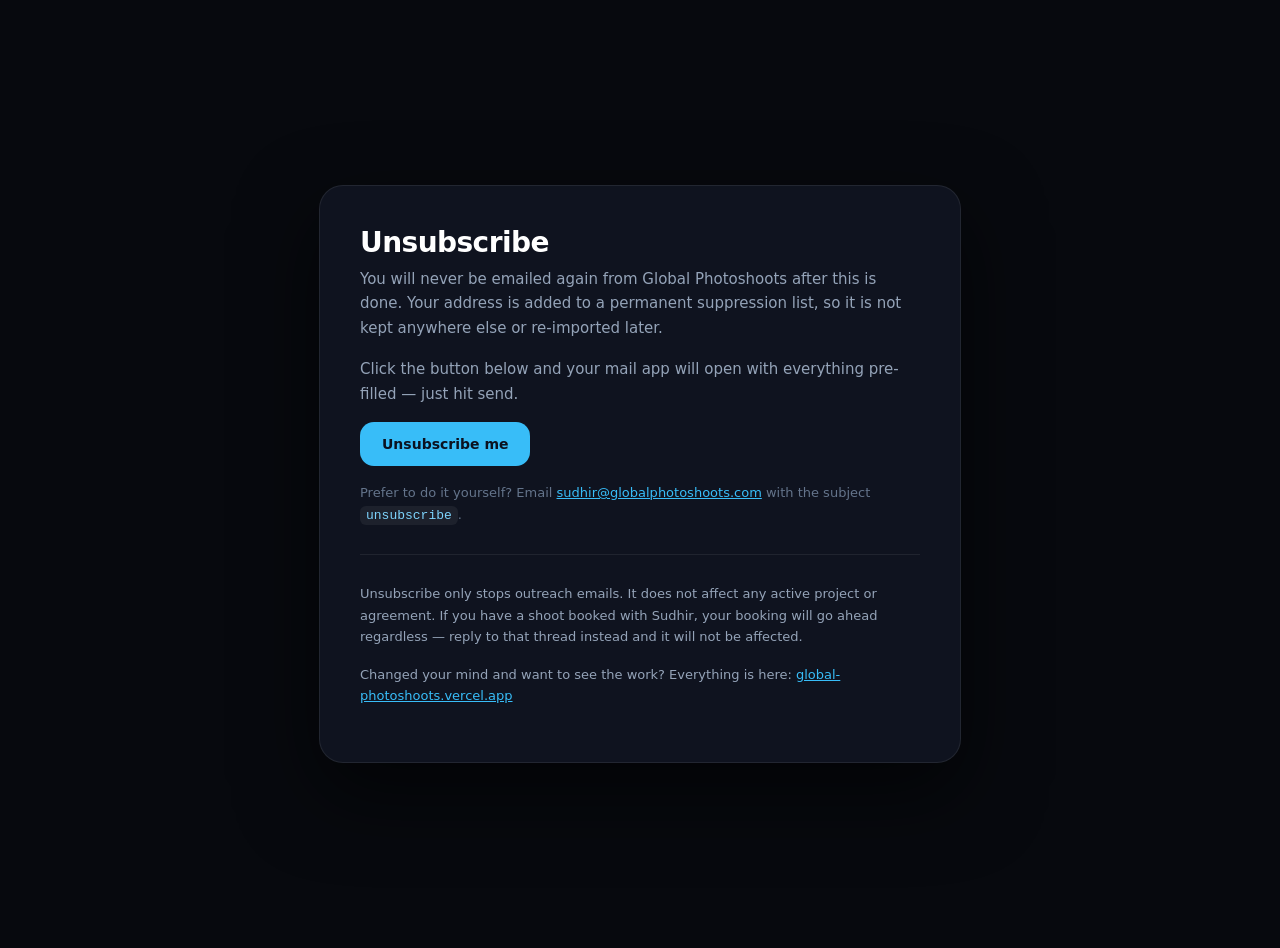
<file: unsubscribe.html>
<!DOCTYPE html>
<html lang="en">
<head>
  <meta charset="UTF-8" />
  <meta name="viewport" content="width=device-width, initial-scale=1.0" />
  <title>Unsubscribe · Global Photoshoots</title>
  <meta name="description" content="Unsubscribe from Global Photoshoots outreach emails." />
  <meta name="robots" content="noindex, follow" />
  <link rel="icon" href="/assets/favicon.svg" type="image/svg+xml" />
  <link rel="stylesheet" href="styles.css" />
  <style>
    body {
      margin: 0;
      min-height: 100vh;
      display: flex;
      align-items: center;
      justify-content: center;
      background: #07090e;
      color: #e2e8f0;
      font-family: 'Outfit', ui-sans-serif, system-ui, -apple-system, 'Segoe UI', sans-serif;
      padding: 24px;
    }
    .card {
      max-width: 560px;
      width: 100%;
      background: #0f131f;
      border: 1px solid rgba(255, 255, 255, 0.08);
      border-radius: 24px;
      padding: 40px;
      box-shadow: 0 30px 80px rgba(0, 0, 0, 0.6);
    }
    h1 {
      font-size: 28px;
      margin: 0 0 8px;
      color: #fff;
      letter-spacing: -0.02em;
    }
    p { line-height: 1.65; font-size: 15px; color: #94a3b8; margin: 0 0 16px; }
    .btn {
      display: inline-flex;
      align-items: center;
      gap: 10px;
      background: #38bdf8;
      color: #0b1220;
      font-weight: 700;
      font-size: 14px;
      padding: 14px 22px;
      border-radius: 14px;
      text-decoration: none;
      border: 0;
      cursor: pointer;
      font-family: inherit;
    }
    .btn:hover { background: #7dd3fc; }
    .alt {
      display: block;
      margin-top: 16px;
      font-size: 13px;
      color: #64748b;
    }
    .alt a { color: #38bdf8; }
    .hr { height: 1px; background: rgba(255,255,255,0.07); margin: 28px 0; }
    code {
      background: rgba(255,255,255,0.06);
      padding: 2px 6px;
      border-radius: 6px;
      font-size: 13px;
      color: #7dd3fc;
    }
    .done {
      display: none;
      padding: 16px;
      border-radius: 14px;
      background: rgba(6, 78, 59, 0.35);
      border: 1px solid rgba(16, 185, 129, 0.4);
      color: #6ee7b7;
      font-size: 14px;
      line-height: 1.6;
    }
  </style>
</head>
<body>
  <main class="card">
    <h1>Unsubscribe</h1>
    <p>
      You will never be emailed again from Global Photoshoots after this is done.
      Your address is added to a permanent suppression list, so it is not kept anywhere
      else or re-imported later.
    </p>

    <p>
      Click the button below and your mail app will open with everything pre-filled —
      just hit send.
    </p>

    <a class="btn" id="unsubBtn" href="#">
      Unsubscribe me
    </a>

    <p class="alt">
      Prefer to do it yourself? Email
      <a href="mailto:sudhir@globalphotoshoots.com?subject=unsubscribe">sudhir@globalphotoshoots.com</a>
      with the subject <code>unsubscribe</code>.
    </p>

    <div class="hr"></div>

    <p style="font-size: 13px;">
      Unsubscribe only stops outreach emails. It does not affect any active project or
      agreement. If you have a shoot booked with Sudhir, your booking will go ahead
      regardless — reply to that thread instead and it will not be affected.
    </p>

    <p style="font-size: 13px;">
      Changed your mind and want to see the work? Everything is here:
      <a href="/" style="color:#38bdf8">global-photoshoots.vercel.app</a>
    </p>

    <div class="done" id="doneMsg">
      Your email app should now be open with the unsubscribe request ready to send.
      Once you send it, you are removed permanently and will not hear from us again.
    </div>
  </main>

  <script>
    // No backend is wired up here yet, so the button hands the request off to the mail
    // client. When leadWebhook is configured in config.js, swap this for a direct POST.
    var btn = document.getElementById('unsubBtn');
    var msg = document.getElementById('doneMsg');
    btn.addEventListener('click', function () {
      var body = 'Please remove this address from the Global Photoshoots outreach list.';
      btn.href = 'mailto:sudhir@globalphotoshoots.com' +
        '?subject=' + encodeURIComponent('unsubscribe') +
        '&body=' + encodeURIComponent(body);
      msg.style.display = 'block';
    });
  </script>
</body>
</html>
</file>
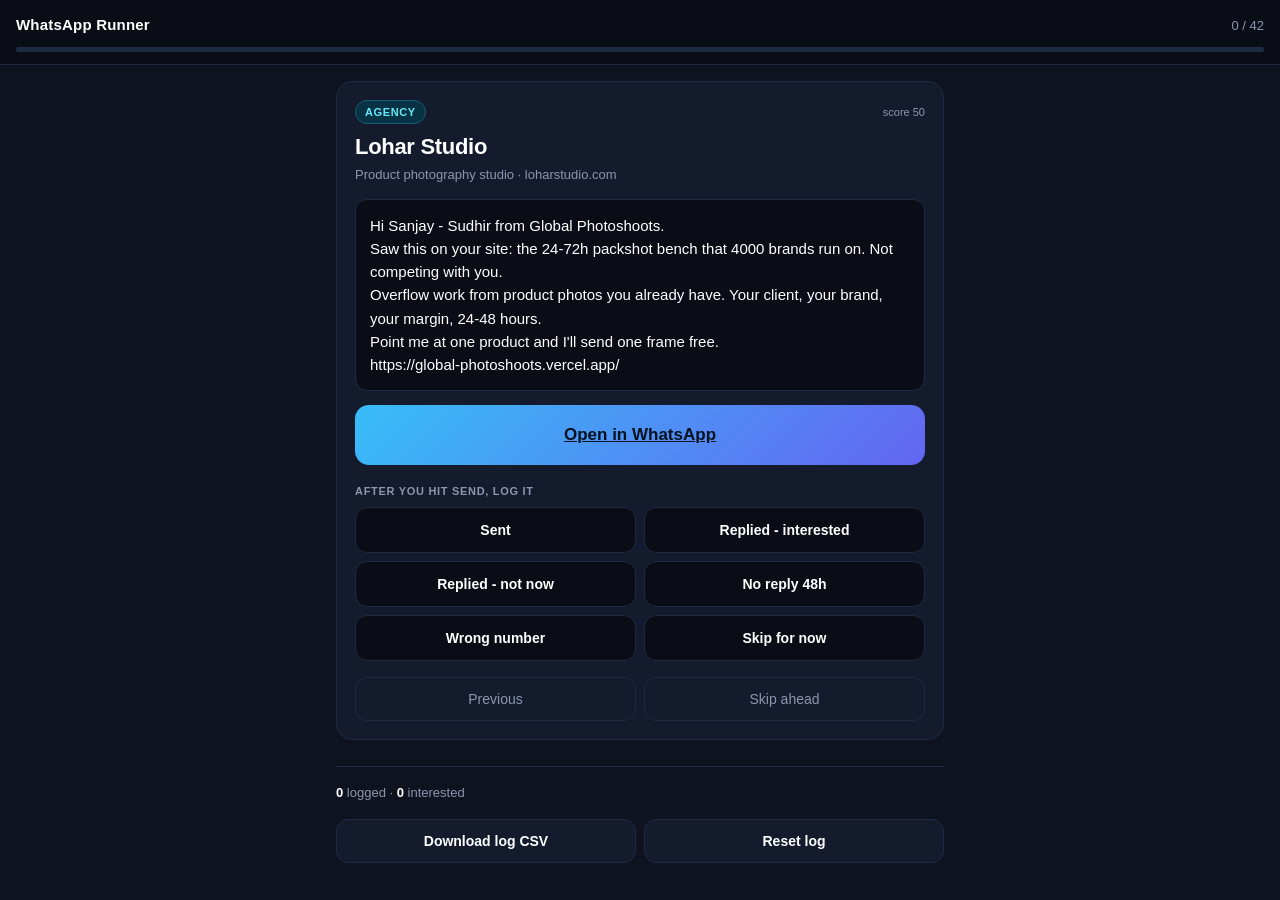
<file: outreach/whatsapp_runner.html>
<!DOCTYPE html>
<html lang="en">
<head>
<meta charset="utf-8">
<meta name="viewport" content="width=device-width,initial-scale=1,viewport-fit=cover">
<title>WhatsApp Runner - Global Photoshoots</title>
<style>
  :root{
    --bg:#0f131f; --bg2:#0a0d16; --card:#141b2d; --line:#1f2a44;
    --ink:#fff; --dim:#8b97b0; --accent:#38bdf8; --accent2:#6366f1;
    --ok:#22c55e; --warn:#f59e0b; --bad:#ef4444;
  }
  *{box-sizing:border-box;-webkit-tap-highlight-color:transparent}
  html,body{margin:0;padding:0}
  body{
    background:var(--bg);color:var(--ink);
    font:16px/1.5 -apple-system,BlinkMacSystemFont,"Segoe UI",Roboto,sans-serif;
    padding:0 0 env(safe-area-inset-bottom);
  }
  header{
    position:sticky;top:0;z-index:10;background:var(--bg2);
    border-bottom:1px solid var(--line);padding:14px 16px 12px;
  }
  .row{display:flex;align-items:center;gap:10px}
  h1{font-size:15px;margin:0;font-weight:700;letter-spacing:.2px;flex:1}
  .count{font-size:13px;color:var(--dim);font-variant-numeric:tabular-nums}
  .bar{height:5px;background:var(--line);border-radius:99px;margin-top:10px;overflow:hidden}
  .bar>i{display:block;height:100%;background:linear-gradient(90deg,var(--accent),var(--accent2));
    border-radius:99px;transition:width .25s}
  main{padding:16px;max-width:640px;margin:0 auto}
  .card{background:var(--card);border:1px solid var(--line);border-radius:16px;padding:18px}
  .meta{display:flex;align-items:center;gap:8px;flex-wrap:wrap;margin-bottom:4px}
  .badge{font-size:11px;font-weight:700;text-transform:uppercase;letter-spacing:.6px;
    padding:3px 9px;border-radius:99px;border:1px solid}
  .b-brand{color:#c4b5fd;border-color:#4c1d95;background:#2e1065}
  .b-agency{color:#67e8f9;border-color:#155e75;background:#083344}
  .b-marketplace{color:#fcd34d;border-color:#78350f;background:#451a03}
  .prio{margin-left:auto;font-size:11px;color:var(--dim);font-variant-numeric:tabular-nums}
  h2{font-size:22px;margin:6px 0 2px;letter-spacing:-.3px}
  .sub{font-size:13px;color:var(--dim);margin-bottom:14px}
  .msg{background:var(--bg2);border:1px solid var(--line);border-radius:12px;
    padding:14px;font-size:15px;white-space:pre-wrap;line-height:1.55}
  .go{display:block;width:100%;margin-top:14px;padding:17px;border:0;border-radius:14px;
    background:linear-gradient(135deg,var(--accent),var(--accent2));color:#04121f;
    font-size:17px;font-weight:800;cursor:pointer;text-align:center}
  .go:active{transform:scale(.985)}
  .lbl{font-size:11px;font-weight:700;color:var(--dim);text-transform:uppercase;
    letter-spacing:.7px;margin:18px 0 8px}
  .outs{display:grid;grid-template-columns:1fr 1fr;gap:8px}
  .outs button{padding:14px 8px;border-radius:12px;border:1px solid var(--line);
    background:var(--bg2);color:var(--ink);font-size:14px;font-weight:600;cursor:pointer}
  .outs button:active{border-color:var(--accent)}
  .o-sent{color:var(--ok)} .o-interested{color:var(--accent)} .o-not_now{color:var(--warn)}
  .o-no_reply,.o-wrong{color:var(--bad)} .o-skip{color:var(--dim)}
  .nav{display:flex;gap:8px;margin-top:16px}
  .nav button{flex:1;padding:13px;border-radius:12px;border:1px solid var(--line);
    background:transparent;color:var(--dim);font-size:14px;cursor:pointer}
  .totals{margin-top:26px;padding-top:16px;border-top:1px solid var(--line);
    font-size:13px;color:var(--dim)}
  .totals b{color:var(--ink)}
  .foot{display:flex;gap:8px;margin-top:16px}
  .foot button{flex:1;padding:13px;border-radius:12px;border:1px solid var(--line);
    background:var(--card);color:var(--ink);font-size:14px;font-weight:600;cursor:pointer}
  .empty{text-align:center;padding:60px 20px}
  .empty h2{font-size:20px;margin-bottom:8px}
  .empty p{color:var(--dim);font-size:14px}
  a{color:var(--accent)}
</style>
</head>
<body>
<header>
  <div class="row">
    <h1>WhatsApp Runner</h1>
    <span class="count" id="cnt"></span>
  </div>
  <div class="bar"><i id="fill" style="width:0%"></i></div>
</header>
<main id="app"></main>

<script>
const ITEMS = [{"n": "919312070458", "company": "Lohar Studio", "segment": "agency", "category": "Product photography studio", "prio": 50, "site": "loharstudio.com", "email": "contact@loharstudio.com", "msg": "Hi Sanjay - Sudhir from Global Photoshoots.\nSaw this on your site: the 24-72h packshot bench that 4000 brands run on. Not competing with you.\nOverflow work from product photos you already have. Your client, your brand, your margin, 24-48 hours.\nPoint me at one product and I'll send one frame free.\nhttps://global-photoshoots.vercel.app/", "wa": "https://wa.me/919312070458?text=Hi%20Sanjay%20-%20Sudhir%20from%20Global%20Photoshoots.%0ASaw%20this%20on%20your%20site%3A%20the%2024-72h%20packshot%20bench%20that%204000%20brands%20run%20on.%20Not%20competing%20with%20you.%0AOverflow%20work%20from%20product%20photos%20you%20already%20have.%20Your%20client%2C%20your%20brand%2C%20your%20margin%2C%2024-48%20hours.%0APoint%20me%20at%20one%20product%20and%20I%27ll%20send%20one%20frame%20free.%0Ahttps%3A//global-photoshoots.vercel.app/"}, {"n": "917208896541", "company": "TeamTSB", "segment": "agency", "category": "Ecommerce and Amazon", "prio": 46, "site": "teamtsb.com", "email": "siddhant@teamtsb.com", "msg": "Hi TeamTSB team - Sudhir from Global Photoshoots.\nSaw this on your site: Product Photography that Sells alongside Amazon listing content. Not competing with you.\nOverflow work from product photos you already have. Your client, your brand, your margin, 24-48 hours.\nPoint me at one product and I'll send one frame free.\nhttps://global-photoshoots.vercel.app/", "wa": "https://wa.me/917208896541?text=Hi%20TeamTSB%20team%20-%20Sudhir%20from%20Global%20Photoshoots.%0ASaw%20this%20on%20your%20site%3A%20Product%20Photography%20that%20Sells%20alongside%20Amazon%20listing%20content.%20Not%20competing%20with%20you.%0AOverflow%20work%20from%20product%20photos%20you%20already%20have.%20Your%20client%2C%20your%20brand%2C%20your%20margin%2C%2024-48%20hours.%0APoint%20me%20at%20one%20product%20and%20I%27ll%20send%20one%20frame%20free.%0Ahttps%3A//global-photoshoots.vercel.app/"}, {"n": "919057777267", "company": "Digisetu India", "segment": "agency", "category": "Marketing and communications", "prio": 44, "site": "digisetuindia.com", "email": "no email on site", "msg": "Hi Digisetu India team - Sudhir from Global Photoshoots.\nSaw this on your site: the Capture product photography studio in Jaipur. Not competing with you.\nOverflow work from product photos you already have. Your client, your brand, your margin, 24-48 hours.\nPoint me at one product and I'll send one frame free.\nhttps://global-photoshoots.vercel.app/", "wa": "https://wa.me/919057777267?text=Hi%20Digisetu%20India%20team%20-%20Sudhir%20from%20Global%20Photoshoots.%0ASaw%20this%20on%20your%20site%3A%20the%20Capture%20product%20photography%20studio%20in%20Jaipur.%20Not%20competing%20with%20you.%0AOverflow%20work%20from%20product%20photos%20you%20already%20have.%20Your%20client%2C%20your%20brand%2C%20your%20margin%2C%2024-48%20hours.%0APoint%20me%20at%20one%20product%20and%20I%27ll%20send%20one%20frame%20free.%0Ahttps%3A//global-photoshoots.vercel.app/"}, {"n": "917701894695", "company": "Tamzy", "segment": "brand", "category": "Caps and sunglasses", "prio": 34, "site": "tamzy.in", "email": "lifeisgood@tamzy.in", "msg": "Hi Tamzy team - Sudhir from Global Photoshoots.\nSaw this on your site: the caps and sunglasses ranges with a public model call.\nI build the scene around your real product photos, so colour, shape and label text stay accurate. 24-48 hours, anything wrong gets redone.\nPoint me at one product and I'll send one frame free.\nhttps://global-photoshoots.vercel.app/", "wa": "https://wa.me/917701894695?text=Hi%20Tamzy%20team%20-%20Sudhir%20from%20Global%20Photoshoots.%0ASaw%20this%20on%20your%20site%3A%20the%20caps%20and%20sunglasses%20ranges%20with%20a%20public%20model%20call.%0AI%20build%20the%20scene%20around%20your%20real%20product%20photos%2C%20so%20colour%2C%20shape%20and%20label%20text%20stay%20accurate.%2024-48%20hours%2C%20anything%20wrong%20gets%20redone.%0APoint%20me%20at%20one%20product%20and%20I%27ll%20send%20one%20frame%20free.%0Ahttps%3A//global-photoshoots.vercel.app/"}, {"n": "917044017555", "company": "Auli Lifestyle", "segment": "brand", "category": "Ayurvedic skincare", "prio": 32, "site": "aulilifestyle.com", "email": "info@aulilifestyle.com", "msg": "Hi Auli Lifestyle team - Sudhir from Global Photoshoots.\nSaw this on your site: concern-led navigation and the Glow and Grow collaboration.\nI build the scene around your real product photos, so colour, shape and label text stay accurate. 24-48 hours, anything wrong gets redone.\nPoint me at one product and I'll send one frame free.\nhttps://global-photoshoots.vercel.app/", "wa": "https://wa.me/917044017555?text=Hi%20Auli%20Lifestyle%20team%20-%20Sudhir%20from%20Global%20Photoshoots.%0ASaw%20this%20on%20your%20site%3A%20concern-led%20navigation%20and%20the%20Glow%20and%20Grow%20collaboration.%0AI%20build%20the%20scene%20around%20your%20real%20product%20photos%2C%20so%20colour%2C%20shape%20and%20label%20text%20stay%20accurate.%2024-48%20hours%2C%20anything%20wrong%20gets%20redone.%0APoint%20me%20at%20one%20product%20and%20I%27ll%20send%20one%20frame%20free.%0Ahttps%3A//global-photoshoots.vercel.app/"}, {"n": "919004082257", "company": "Hyphen", "segment": "brand", "category": "Skincare", "prio": 32, "site": "letshyphen.com", "email": "care@letshyphen.com", "msg": "Hi Hyphen team - Sudhir from Global Photoshoots.\nSaw this on your site: the Melanoclear range and your Skin School section.\nI build the scene around your real product photos, so colour, shape and label text stay accurate. 24-48 hours, anything wrong gets redone.\nPoint me at one product and I'll send one frame free.\nhttps://global-photoshoots.vercel.app/", "wa": "https://wa.me/919004082257?text=Hi%20Hyphen%20team%20-%20Sudhir%20from%20Global%20Photoshoots.%0ASaw%20this%20on%20your%20site%3A%20the%20Melanoclear%20range%20and%20your%20Skin%20School%20section.%0AI%20build%20the%20scene%20around%20your%20real%20product%20photos%2C%20so%20colour%2C%20shape%20and%20label%20text%20stay%20accurate.%2024-48%20hours%2C%20anything%20wrong%20gets%20redone.%0APoint%20me%20at%20one%20product%20and%20I%27ll%20send%20one%20frame%20free.%0Ahttps%3A//global-photoshoots.vercel.app/"}, {"n": "919958825846", "company": "Earth Rhythm", "segment": "brand", "category": "Clean beauty", "prio": 30, "site": "earthrhythm.in", "email": "business@earthrhythm.com", "msg": "Hi Earth Rhythm team - Sudhir from Global Photoshoots.\nSaw this on your site: shampoo bars and the Sunscreen Stick and Spray.\nI build the scene around your real product photos, so colour, shape and label text stay accurate. 24-48 hours, anything wrong gets redone.\nPoint me at one product and I'll send one frame free.\nhttps://global-photoshoots.vercel.app/", "wa": "https://wa.me/919958825846?text=Hi%20Earth%20Rhythm%20team%20-%20Sudhir%20from%20Global%20Photoshoots.%0ASaw%20this%20on%20your%20site%3A%20shampoo%20bars%20and%20the%20Sunscreen%20Stick%20and%20Spray.%0AI%20build%20the%20scene%20around%20your%20real%20product%20photos%2C%20so%20colour%2C%20shape%20and%20label%20text%20stay%20accurate.%2024-48%20hours%2C%20anything%20wrong%20gets%20redone.%0APoint%20me%20at%20one%20product%20and%20I%27ll%20send%20one%20frame%20free.%0Ahttps%3A//global-photoshoots.vercel.app/"}, {"n": "918983340950", "company": "7 Iris Studio", "segment": "agency", "category": "Studio", "prio": 28, "site": "7irisstudio.in", "email": "info.7iris@gmail.com", "msg": "Hi 7 Iris Studio team - Sudhir from Global Photoshoots.\nSaw this on your site: e-commerce and lookbook categories alongside the academy. Not competing with you.\nOverflow work from product photos you already have. Your client, your brand, your margin, 24-48 hours.\nPoint me at one product and I'll send one frame free.\nhttps://global-photoshoots.vercel.app/", "wa": "https://wa.me/918983340950?text=Hi%207%20Iris%20Studio%20team%20-%20Sudhir%20from%20Global%20Photoshoots.%0ASaw%20this%20on%20your%20site%3A%20e-commerce%20and%20lookbook%20categories%20alongside%20the%20academy.%20Not%20competing%20with%20you.%0AOverflow%20work%20from%20product%20photos%20you%20already%20have.%20Your%20client%2C%20your%20brand%2C%20your%20margin%2C%2024-48%20hours.%0APoint%20me%20at%20one%20product%20and%20I%27ll%20send%20one%20frame%20free.%0Ahttps%3A//global-photoshoots.vercel.app/"}, {"n": "918239166979", "company": "Emipix Solutions", "segment": "agency", "category": "Product photography studio", "prio": 28, "site": "emipixsolutions.com", "email": "emipixsolutions@gmail.com", "msg": "Hi Emipix Solutions team - Sudhir from Global Photoshoots.\nSaw this on your site: jewellery and food packshot categories alongside fashion and. Not competing with you.\nOverflow work from product photos you already have. Your client, your brand, your margin, 24-48 hours.\nPoint me at one product and I'll send one frame free.\nhttps://global-photoshoots.vercel.app/", "wa": "https://wa.me/918239166979?text=Hi%20Emipix%20Solutions%20team%20-%20Sudhir%20from%20Global%20Photoshoots.%0ASaw%20this%20on%20your%20site%3A%20jewellery%20and%20food%20packshot%20categories%20alongside%20fashion%20and.%20Not%20competing%20with%20you.%0AOverflow%20work%20from%20product%20photos%20you%20already%20have.%20Your%20client%2C%20your%20brand%2C%20your%20margin%2C%2024-48%20hours.%0APoint%20me%20at%20one%20product%20and%20I%27ll%20send%20one%20frame%20free.%0Ahttps%3A//global-photoshoots.vercel.app/"}, {"n": "917204038631", "company": "Tatva Studio", "segment": "agency", "category": "Product photography studio", "prio": 28, "site": "tatvastudio.in", "email": "tatvastudio07@gmail.com", "msg": "Hi Tatva Studio team - Sudhir from Global Photoshoots.\nSaw this on your site: ecommerce and food shoots spread across multiple categories. Not competing with you.\nOverflow work from product photos you already have. Your client, your brand, your margin, 24-48 hours.\nPoint me at one product and I'll send one frame free.\nhttps://global-photoshoots.vercel.app/", "wa": "https://wa.me/917204038631?text=Hi%20Tatva%20Studio%20team%20-%20Sudhir%20from%20Global%20Photoshoots.%0ASaw%20this%20on%20your%20site%3A%20ecommerce%20and%20food%20shoots%20spread%20across%20multiple%20categories.%20Not%20competing%20with%20you.%0AOverflow%20work%20from%20product%20photos%20you%20already%20have.%20Your%20client%2C%20your%20brand%2C%20your%20margin%2C%2024-48%20hours.%0APoint%20me%20at%20one%20product%20and%20I%27ll%20send%20one%20frame%20free.%0Ahttps%3A//global-photoshoots.vercel.app/"}, {"n": "919876756432", "company": "Buzz Buddy Media Agency", "segment": "agency", "category": "Digital and UGC", "prio": 20, "site": "buzzbuddymedia.com", "email": "info@buzzbuddymedia.com", "msg": "Hi Buzz Buddy Media Agency team - Sudhir from Global Photoshoots.\nSaw this on your site: UGC and influencer work for your school and playzone clients. Not competing with you.\nOverflow work from product photos you already have. Your client, your brand, your margin, 24-48 hours.\nPoint me at one product and I'll send one frame free.\nhttps://global-photoshoots.vercel.app/", "wa": "https://wa.me/919876756432?text=Hi%20Buzz%20Buddy%20Media%20Agency%20team%20-%20Sudhir%20from%20Global%20Photoshoots.%0ASaw%20this%20on%20your%20site%3A%20UGC%20and%20influencer%20work%20for%20your%20school%20and%20playzone%20clients.%20Not%20competing%20with%20you.%0AOverflow%20work%20from%20product%20photos%20you%20already%20have.%20Your%20client%2C%20your%20brand%2C%20your%20margin%2C%2024-48%20hours.%0APoint%20me%20at%20one%20product%20and%20I%27ll%20send%20one%20frame%20free.%0Ahttps%3A//global-photoshoots.vercel.app/"}, {"n": "917016030244", "company": "Eighteen Digital Marketing", "segment": "agency", "category": "Digital marketing", "prio": 20, "site": "eighteendigitalmarketing.com", "email": "bd@eighteendigitalmarketing.com", "msg": "Hi Eighteen Digital Marketing team - Sudhir from Global Photoshoots.\nSaw this on your site: the Photoshoot and Ad Shoot lines you already list as services. Not competing with you.\nOverflow work from product photos you already have. Your client, your brand, your margin, 24-48 hours.\nPoint me at one product and I'll send one frame free.\nhttps://global-photoshoots.vercel.app/", "wa": "https://wa.me/917016030244?text=Hi%20Eighteen%20Digital%20Marketing%20team%20-%20Sudhir%20from%20Global%20Photoshoots.%0ASaw%20this%20on%20your%20site%3A%20the%20Photoshoot%20and%20Ad%20Shoot%20lines%20you%20already%20list%20as%20services.%20Not%20competing%20with%20you.%0AOverflow%20work%20from%20product%20photos%20you%20already%20have.%20Your%20client%2C%20your%20brand%2C%20your%20margin%2C%2024-48%20hours.%0APoint%20me%20at%20one%20product%20and%20I%27ll%20send%20one%20frame%20free.%0Ahttps%3A//global-photoshoots.vercel.app/"}, {"n": "917014282989", "company": "Jamna Digi Web Solutions", "segment": "agency", "category": "Web SEO and product photography", "prio": 20, "site": "jamnadigi.com", "email": "info@jamnadigi.com", "msg": "Hi Jamna Digi Web Solutions team - Sudhir from Global Photoshoots.\nSaw this on your site: the product photography service you resell to ecommerce clients. Not competing with you.\nOverflow work from product photos you already have. Your client, your brand, your margin, 24-48 hours.\nPoint me at one product and I'll send one frame free.\nhttps://global-photoshoots.vercel.app/", "wa": "https://wa.me/917014282989?text=Hi%20Jamna%20Digi%20Web%20Solutions%20team%20-%20Sudhir%20from%20Global%20Photoshoots.%0ASaw%20this%20on%20your%20site%3A%20the%20product%20photography%20service%20you%20resell%20to%20ecommerce%20clients.%20Not%20competing%20with%20you.%0AOverflow%20work%20from%20product%20photos%20you%20already%20have.%20Your%20client%2C%20your%20brand%2C%20your%20margin%2C%2024-48%20hours.%0APoint%20me%20at%20one%20product%20and%20I%27ll%20send%20one%20frame%20free.%0Ahttps%3A//global-photoshoots.vercel.app/"}, {"n": "917738339271", "company": "Media Next Door", "segment": "agency", "category": "Social media and content", "prio": 20, "site": "medianextdoor.com", "email": "contact@medianextdoor.com", "msg": "Hi Media Next Door team - Sudhir from Global Photoshoots.\nSaw this on your site: SMM and content production across your restaurant and retail. Not competing with you.\nOverflow work from product photos you already have. Your client, your brand, your margin, 24-48 hours.\nPoint me at one product and I'll send one frame free.\nhttps://global-photoshoots.vercel.app/", "wa": "https://wa.me/917738339271?text=Hi%20Media%20Next%20Door%20team%20-%20Sudhir%20from%20Global%20Photoshoots.%0ASaw%20this%20on%20your%20site%3A%20SMM%20and%20content%20production%20across%20your%20restaurant%20and%20retail.%20Not%20competing%20with%20you.%0AOverflow%20work%20from%20product%20photos%20you%20already%20have.%20Your%20client%2C%20your%20brand%2C%20your%20margin%2C%2024-48%20hours.%0APoint%20me%20at%20one%20product%20and%20I%27ll%20send%20one%20frame%20free.%0Ahttps%3A//global-photoshoots.vercel.app/"}, {"n": "919766695666", "company": "Social Eyes", "segment": "agency", "category": "Digital and Amazon marketing", "prio": 20, "site": "socialeyes.in", "email": "info@socialeyes.in", "msg": "Hi Social Eyes team - Sudhir from Global Photoshoots.\nSaw this on your site: Product Photography listed under Brand Management alongside. Not competing with you.\nOverflow work from product photos you already have. Your client, your brand, your margin, 24-48 hours.\nPoint me at one product and I'll send one frame free.\nhttps://global-photoshoots.vercel.app/", "wa": "https://wa.me/919766695666?text=Hi%20Social%20Eyes%20team%20-%20Sudhir%20from%20Global%20Photoshoots.%0ASaw%20this%20on%20your%20site%3A%20Product%20Photography%20listed%20under%20Brand%20Management%20alongside.%20Not%20competing%20with%20you.%0AOverflow%20work%20from%20product%20photos%20you%20already%20have.%20Your%20client%2C%20your%20brand%2C%20your%20margin%2C%2024-48%20hours.%0APoint%20me%20at%20one%20product%20and%20I%27ll%20send%20one%20frame%20free.%0Ahttps%3A//global-photoshoots.vercel.app/"}, {"n": "919892503569", "company": "The Prink Media", "segment": "agency", "category": "Social media management", "prio": 20, "site": "theprinkmedia.com", "email": "info@theprinkmedia.com", "msg": "Hi The Prink Media team - Sudhir from Global Photoshoots.\nSaw this on your site: social media management and content production for Mumbai brands. Not competing with you.\nOverflow work from product photos you already have. Your client, your brand, your margin, 24-48 hours.\nPoint me at one product and I'll send one frame free.\nhttps://global-photoshoots.vercel.app/", "wa": "https://wa.me/919892503569?text=Hi%20The%20Prink%20Media%20team%20-%20Sudhir%20from%20Global%20Photoshoots.%0ASaw%20this%20on%20your%20site%3A%20social%20media%20management%20and%20content%20production%20for%20Mumbai%20brands.%20Not%20competing%20with%20you.%0AOverflow%20work%20from%20product%20photos%20you%20already%20have.%20Your%20client%2C%20your%20brand%2C%20your%20margin%2C%2024-48%20hours.%0APoint%20me%20at%20one%20product%20and%20I%27ll%20send%20one%20frame%20free.%0Ahttps%3A//global-photoshoots.vercel.app/"}, {"n": "919540589758", "company": "Axerios", "segment": "brand", "category": "Apparel", "prio": 18, "site": "axerios.in", "email": "axeriosgenzprints@gmail.com", "msg": "Hi Axerios team - Sudhir from Global Photoshoots.\nSaw this on your site: 400 GSM hoodies and 180 to 260 GSM tees.\nI build the scene around your real product photos, so colour, shape and label text stay accurate. 24-48 hours, anything wrong gets redone.\nPoint me at one product and I'll send one frame free.\nhttps://global-photoshoots.vercel.app/", "wa": "https://wa.me/919540589758?text=Hi%20Axerios%20team%20-%20Sudhir%20from%20Global%20Photoshoots.%0ASaw%20this%20on%20your%20site%3A%20400%20GSM%20hoodies%20and%20180%20to%20260%20GSM%20tees.%0AI%20build%20the%20scene%20around%20your%20real%20product%20photos%2C%20so%20colour%2C%20shape%20and%20label%20text%20stay%20accurate.%2024-48%20hours%2C%20anything%20wrong%20gets%20redone.%0APoint%20me%20at%20one%20product%20and%20I%27ll%20send%20one%20frame%20free.%0Ahttps%3A//global-photoshoots.vercel.app/"}, {"n": "919821445704", "company": "Dadni Fashion", "segment": "brand", "category": "Streetwear", "prio": 18, "site": "dadnifashion.com", "email": "manish783892@gmail.com", "msg": "Hi Dadni Fashion team - Sudhir from Global Photoshoots.\nSaw this on your site: the oversized-fit pieces where fit on model is the whole sell.\nI build the scene around your real product photos, so colour, shape and label text stay accurate. 24-48 hours, anything wrong gets redone.\nPoint me at one product and I'll send one frame free.\nhttps://global-photoshoots.vercel.app/", "wa": "https://wa.me/919821445704?text=Hi%20Dadni%20Fashion%20team%20-%20Sudhir%20from%20Global%20Photoshoots.%0ASaw%20this%20on%20your%20site%3A%20the%20oversized-fit%20pieces%20where%20fit%20on%20model%20is%20the%20whole%20sell.%0AI%20build%20the%20scene%20around%20your%20real%20product%20photos%2C%20so%20colour%2C%20shape%20and%20label%20text%20stay%20accurate.%2024-48%20hours%2C%20anything%20wrong%20gets%20redone.%0APoint%20me%20at%20one%20product%20and%20I%27ll%20send%20one%20frame%20free.%0Ahttps%3A//global-photoshoots.vercel.app/"}, {"n": "919187214583", "company": "ONYA", "segment": "brand", "category": "Lab-grown jewellery", "prio": 18, "site": "onyadiamonds.com", "email": "onyadiamonds@gmail.com", "msg": "Hi ONYA team - Sudhir from Global Photoshoots.\nSaw this on your site: lab-grown diamond jewellery.\nI build the scene around your real product photos, so colour, shape and label text stay accurate. 24-48 hours, anything wrong gets redone.\nPoint me at one product and I'll send one frame free.\nhttps://global-photoshoots.vercel.app/", "wa": "https://wa.me/919187214583?text=Hi%20ONYA%20team%20-%20Sudhir%20from%20Global%20Photoshoots.%0ASaw%20this%20on%20your%20site%3A%20lab-grown%20diamond%20jewellery.%0AI%20build%20the%20scene%20around%20your%20real%20product%20photos%2C%20so%20colour%2C%20shape%20and%20label%20text%20stay%20accurate.%2024-48%20hours%2C%20anything%20wrong%20gets%20redone.%0APoint%20me%20at%20one%20product%20and%20I%27ll%20send%20one%20frame%20free.%0Ahttps%3A//global-photoshoots.vercel.app/"}, {"n": "919316472500", "company": "Shanaya Clothing", "segment": "brand", "category": "Ethnic wear", "prio": 18, "site": "shanayaclothing.com", "email": "shanayaclothing.help@gmail.com", "msg": "Hi Shanaya Clothing team - Sudhir from Global Photoshoots.\nSaw this on your site: the Rustic Rhyme Co-ord and Saffron Spice Dress.\nI build the scene around your real product photos, so colour, shape and label text stay accurate. 24-48 hours, anything wrong gets redone.\nPoint me at one product and I'll send one frame free.\nhttps://global-photoshoots.vercel.app/", "wa": "https://wa.me/919316472500?text=Hi%20Shanaya%20Clothing%20team%20-%20Sudhir%20from%20Global%20Photoshoots.%0ASaw%20this%20on%20your%20site%3A%20the%20Rustic%20Rhyme%20Co-ord%20and%20Saffron%20Spice%20Dress.%0AI%20build%20the%20scene%20around%20your%20real%20product%20photos%2C%20so%20colour%2C%20shape%20and%20label%20text%20stay%20accurate.%2024-48%20hours%2C%20anything%20wrong%20gets%20redone.%0APoint%20me%20at%20one%20product%20and%20I%27ll%20send%20one%20frame%20free.%0Ahttps%3A//global-photoshoots.vercel.app/"}, {"n": "918882915606", "company": "Doggifys", "segment": "marketplace", "category": "Pet products", "prio": 14, "site": "doggifys.com", "email": "doggifys@gmail.com", "msg": "Hi Doggifys team - Sudhir from Global Photoshoots.\nSaw this on your site: the personalised Dog Name Harness.\nAmazon, Flipkart and Myntra compliant main images, from your real product photos, so the listing matches what ships. 24-48 hours.\nPoint me at one product and I'll send one free main image.\nhttps://global-photoshoots.vercel.app/", "wa": "https://wa.me/918882915606?text=Hi%20Doggifys%20team%20-%20Sudhir%20from%20Global%20Photoshoots.%0ASaw%20this%20on%20your%20site%3A%20the%20personalised%20Dog%20Name%20Harness.%0AAmazon%2C%20Flipkart%20and%20Myntra%20compliant%20main%20images%2C%20from%20your%20real%20product%20photos%2C%20so%20the%20listing%20matches%20what%20ships.%2024-48%20hours.%0APoint%20me%20at%20one%20product%20and%20I%27ll%20send%20one%20free%20main%20image.%0Ahttps%3A//global-photoshoots.vercel.app/"}, {"n": "918824281097", "company": "Indian Home Craft", "segment": "marketplace", "category": "Cushion covers", "prio": 14, "site": "indihomecraft.com", "email": "Indihomecraft@gmail.com", "msg": "Hi Indian Home Craft team - Sudhir from Global Photoshoots.\nSaw this on your site: the five cushion cover collections split by fabric and print.\nAmazon, Flipkart and Myntra compliant main images, from your real product photos, so the listing matches what ships. 24-48 hours.\nPoint me at one product and I'll send one free main image.\nhttps://global-photoshoots.vercel.app/", "wa": "https://wa.me/918824281097?text=Hi%20Indian%20Home%20Craft%20team%20-%20Sudhir%20from%20Global%20Photoshoots.%0ASaw%20this%20on%20your%20site%3A%20the%20five%20cushion%20cover%20collections%20split%20by%20fabric%20and%20print.%0AAmazon%2C%20Flipkart%20and%20Myntra%20compliant%20main%20images%2C%20from%20your%20real%20product%20photos%2C%20so%20the%20listing%20matches%20what%20ships.%2024-48%20hours.%0APoint%20me%20at%20one%20product%20and%20I%27ll%20send%20one%20free%20main%20image.%0Ahttps%3A//global-photoshoots.vercel.app/"}, {"n": "919718185525", "company": "Weaving Homes", "segment": "marketplace", "category": "Home decor and tableware", "prio": 14, "site": "weavinghomes.in", "email": "customers.weavinghomes@gmail.com", "msg": "Hi Weaving Homes team - Sudhir from Global Photoshoots.\nSaw this on your site: ceramic dinnerware range and the Buy 10 Pay for 7 bulk scheme.\nAmazon, Flipkart and Myntra compliant main images, from your real product photos, so the listing matches what ships. 24-48 hours.\nPoint me at one product and I'll send one free main image.\nhttps://global-photoshoots.vercel.app/", "wa": "https://wa.me/919718185525?text=Hi%20Weaving%20Homes%20team%20-%20Sudhir%20from%20Global%20Photoshoots.%0ASaw%20this%20on%20your%20site%3A%20ceramic%20dinnerware%20range%20and%20the%20Buy%2010%20Pay%20for%207%20bulk%20scheme.%0AAmazon%2C%20Flipkart%20and%20Myntra%20compliant%20main%20images%2C%20from%20your%20real%20product%20photos%2C%20so%20the%20listing%20matches%20what%20ships.%2024-48%20hours.%0APoint%20me%20at%20one%20product%20and%20I%27ll%20send%20one%20free%20main%20image.%0Ahttps%3A//global-photoshoots.vercel.app/"}, {"n": "918490001436", "company": "Argos Watches", "segment": "brand", "category": "Watches", "prio": 10, "site": "argoswatch.in", "email": "support@argoswatch.in", "msg": "Hi Argos Watches team - Sudhir from Global Photoshoots.\nSaw this on your site: the watch range.\nI build the scene around your real product photos, so colour, shape and label text stay accurate. 24-48 hours, anything wrong gets redone.\nPoint me at one product and I'll send one frame free.\nhttps://global-photoshoots.vercel.app/", "wa": "https://wa.me/918490001436?text=Hi%20Argos%20Watches%20team%20-%20Sudhir%20from%20Global%20Photoshoots.%0ASaw%20this%20on%20your%20site%3A%20the%20watch%20range.%0AI%20build%20the%20scene%20around%20your%20real%20product%20photos%2C%20so%20colour%2C%20shape%20and%20label%20text%20stay%20accurate.%2024-48%20hours%2C%20anything%20wrong%20gets%20redone.%0APoint%20me%20at%20one%20product%20and%20I%27ll%20send%20one%20frame%20free.%0Ahttps%3A//global-photoshoots.vercel.app/"}, {"n": "919810088182", "company": "AXELL", "segment": "brand", "category": "Watches", "prio": 10, "site": "axell.in", "email": "support@axell.in", "msg": "Hi AXELL team - Sudhir from Global Photoshoots.\nSaw this on your site: the AXELL Skydeck strap swap rooftop store.\nI build the scene around your real product photos, so colour, shape and label text stay accurate. 24-48 hours, anything wrong gets redone.\nPoint me at one product and I'll send one frame free.\nhttps://global-photoshoots.vercel.app/", "wa": "https://wa.me/919810088182?text=Hi%20AXELL%20team%20-%20Sudhir%20from%20Global%20Photoshoots.%0ASaw%20this%20on%20your%20site%3A%20the%20AXELL%20Skydeck%20strap%20swap%20rooftop%20store.%0AI%20build%20the%20scene%20around%20your%20real%20product%20photos%2C%20so%20colour%2C%20shape%20and%20label%20text%20stay%20accurate.%2024-48%20hours%2C%20anything%20wrong%20gets%20redone.%0APoint%20me%20at%20one%20product%20and%20I%27ll%20send%20one%20frame%20free.%0Ahttps%3A//global-photoshoots.vercel.app/"}, {"n": "919380581676", "company": "CommonGround", "segment": "brand", "category": "Apparel", "prio": 10, "site": "common-ground.in", "email": "NO EMAIL", "msg": "Hi CommonGround team - Sudhir from Global Photoshoots.\nSaw this on your site: womens oversized drop-shoulder silhouettes.\nI build the scene around your real product photos, so colour, shape and label text stay accurate. 24-48 hours, anything wrong gets redone.\nPoint me at one product and I'll send one frame free.\nhttps://global-photoshoots.vercel.app/", "wa": "https://wa.me/919380581676?text=Hi%20CommonGround%20team%20-%20Sudhir%20from%20Global%20Photoshoots.%0ASaw%20this%20on%20your%20site%3A%20womens%20oversized%20drop-shoulder%20silhouettes.%0AI%20build%20the%20scene%20around%20your%20real%20product%20photos%2C%20so%20colour%2C%20shape%20and%20label%20text%20stay%20accurate.%2024-48%20hours%2C%20anything%20wrong%20gets%20redone.%0APoint%20me%20at%20one%20product%20and%20I%27ll%20send%20one%20frame%20free.%0Ahttps%3A//global-photoshoots.vercel.app/"}, {"n": "919310970875", "company": "CosIQ", "segment": "brand", "category": "Skincare", "prio": 10, "site": "mycosiq.com", "email": "care@mycosiq.com", "msg": "Hi CosIQ team - Sudhir from Global Photoshoots.\nSaw this on your site: the Dark Underarms and Intimate Care range.\nI build the scene around your real product photos, so colour, shape and label text stay accurate. 24-48 hours, anything wrong gets redone.\nPoint me at one product and I'll send one frame free.\nhttps://global-photoshoots.vercel.app/", "wa": "https://wa.me/919310970875?text=Hi%20CosIQ%20team%20-%20Sudhir%20from%20Global%20Photoshoots.%0ASaw%20this%20on%20your%20site%3A%20the%20Dark%20Underarms%20and%20Intimate%20Care%20range.%0AI%20build%20the%20scene%20around%20your%20real%20product%20photos%2C%20so%20colour%2C%20shape%20and%20label%20text%20stay%20accurate.%2024-48%20hours%2C%20anything%20wrong%20gets%20redone.%0APoint%20me%20at%20one%20product%20and%20I%27ll%20send%20one%20frame%20free.%0Ahttps%3A//global-photoshoots.vercel.app/"}, {"n": "919372682623", "company": "indewild", "segment": "brand", "category": "Haircare and lip care", "prio": 10, "site": "indewild.com", "email": "you@indewild.com", "msg": "Hi indewild team - Sudhir from Global Photoshoots.\nSaw this on your site: the Masala Chai and Glazed Jalebi lip range.\nI build the scene around your real product photos, so colour, shape and label text stay accurate. 24-48 hours, anything wrong gets redone.\nPoint me at one product and I'll send one frame free.\nhttps://global-photoshoots.vercel.app/", "wa": "https://wa.me/919372682623?text=Hi%20indewild%20team%20-%20Sudhir%20from%20Global%20Photoshoots.%0ASaw%20this%20on%20your%20site%3A%20the%20Masala%20Chai%20and%20Glazed%20Jalebi%20lip%20range.%0AI%20build%20the%20scene%20around%20your%20real%20product%20photos%2C%20so%20colour%2C%20shape%20and%20label%20text%20stay%20accurate.%2024-48%20hours%2C%20anything%20wrong%20gets%20redone.%0APoint%20me%20at%20one%20product%20and%20I%27ll%20send%20one%20frame%20free.%0Ahttps%3A//global-photoshoots.vercel.app/"}, {"n": "919971193530", "company": "Moxie Beauty", "segment": "brand", "category": "Haircare", "prio": 10, "site": "moxiebeauty.in", "email": "support@moxiebeauty.in", "msg": "Hi Moxie Beauty team - Sudhir from Global Photoshoots.\nSaw this on your site: frizz-fighting hair serums and the humidity claim.\nI build the scene around your real product photos, so colour, shape and label text stay accurate. 24-48 hours, anything wrong gets redone.\nPoint me at one product and I'll send one frame free.\nhttps://global-photoshoots.vercel.app/", "wa": "https://wa.me/919971193530?text=Hi%20Moxie%20Beauty%20team%20-%20Sudhir%20from%20Global%20Photoshoots.%0ASaw%20this%20on%20your%20site%3A%20frizz-fighting%20hair%20serums%20and%20the%20humidity%20claim.%0AI%20build%20the%20scene%20around%20your%20real%20product%20photos%2C%20so%20colour%2C%20shape%20and%20label%20text%20stay%20accurate.%2024-48%20hours%2C%20anything%20wrong%20gets%20redone.%0APoint%20me%20at%20one%20product%20and%20I%27ll%20send%20one%20frame%20free.%0Ahttps%3A//global-photoshoots.vercel.app/"}, {"n": "919667742377", "company": "PetopiaCare", "segment": "brand", "category": "Pet gear", "prio": 10, "site": "petopiacare.in", "email": "support@petopiacare.in", "msg": "Hi PetopiaCare team - Sudhir from Global Photoshoots.\nSaw this on your site: harnesses designed for Indian dog body shapes.\nI build the scene around your real product photos, so colour, shape and label text stay accurate. 24-48 hours, anything wrong gets redone.\nPoint me at one product and I'll send one frame free.\nhttps://global-photoshoots.vercel.app/", "wa": "https://wa.me/919667742377?text=Hi%20PetopiaCare%20team%20-%20Sudhir%20from%20Global%20Photoshoots.%0ASaw%20this%20on%20your%20site%3A%20harnesses%20designed%20for%20Indian%20dog%20body%20shapes.%0AI%20build%20the%20scene%20around%20your%20real%20product%20photos%2C%20so%20colour%2C%20shape%20and%20label%20text%20stay%20accurate.%2024-48%20hours%2C%20anything%20wrong%20gets%20redone.%0APoint%20me%20at%20one%20product%20and%20I%27ll%20send%20one%20frame%20free.%0Ahttps%3A//global-photoshoots.vercel.app/"}, {"n": "917340758758", "company": "Re'equil", "segment": "brand", "category": "Skincare", "prio": 10, "site": "reequil.com", "email": "care@reequil.com", "msg": "Hi Re'equil team - Sudhir from Global Photoshoots.\nSaw this on your site: the Monsoon Essentials and Oil Control Summer sets.\nI build the scene around your real product photos, so colour, shape and label text stay accurate. 24-48 hours, anything wrong gets redone.\nPoint me at one product and I'll send one frame free.\nhttps://global-photoshoots.vercel.app/", "wa": "https://wa.me/917340758758?text=Hi%20Re%27equil%20team%20-%20Sudhir%20from%20Global%20Photoshoots.%0ASaw%20this%20on%20your%20site%3A%20the%20Monsoon%20Essentials%20and%20Oil%20Control%20Summer%20sets.%0AI%20build%20the%20scene%20around%20your%20real%20product%20photos%2C%20so%20colour%2C%20shape%20and%20label%20text%20stay%20accurate.%2024-48%20hours%2C%20anything%20wrong%20gets%20redone.%0APoint%20me%20at%20one%20product%20and%20I%27ll%20send%20one%20frame%20free.%0Ahttps%3A//global-photoshoots.vercel.app/"}, {"n": "919217816963", "company": "Shopyogya", "segment": "brand", "category": "Western wear", "prio": 10, "site": "shopyogya.com", "email": "info@shopyogya.com", "msg": "Hi Shopyogya team - Sudhir from Global Photoshoots.\nSaw this on your site: co-ords and dress range.\nI build the scene around your real product photos, so colour, shape and label text stay accurate. 24-48 hours, anything wrong gets redone.\nPoint me at one product and I'll send one frame free.\nhttps://global-photoshoots.vercel.app/", "wa": "https://wa.me/919217816963?text=Hi%20Shopyogya%20team%20-%20Sudhir%20from%20Global%20Photoshoots.%0ASaw%20this%20on%20your%20site%3A%20co-ords%20and%20dress%20range.%0AI%20build%20the%20scene%20around%20your%20real%20product%20photos%2C%20so%20colour%2C%20shape%20and%20label%20text%20stay%20accurate.%2024-48%20hours%2C%20anything%20wrong%20gets%20redone.%0APoint%20me%20at%20one%20product%20and%20I%27ll%20send%20one%20frame%20free.%0Ahttps%3A//global-photoshoots.vercel.app/"}, {"n": "919522007950", "company": "Simply Silver by Neha", "segment": "brand", "category": "Jewellery", "prio": 10, "site": "simplysilver.in", "email": "neha@simplysilver.in", "msg": "Hi Simply Silver by Neha team - Sudhir from Global Photoshoots.\nSaw this on your site: the Seen On You real women real moments campaign.\nI build the scene around your real product photos, so colour, shape and label text stay accurate. 24-48 hours, anything wrong gets redone.\nPoint me at one product and I'll send one frame free.\nhttps://global-photoshoots.vercel.app/", "wa": "https://wa.me/919522007950?text=Hi%20Simply%20Silver%20by%20Neha%20team%20-%20Sudhir%20from%20Global%20Photoshoots.%0ASaw%20this%20on%20your%20site%3A%20the%20Seen%20On%20You%20real%20women%20real%20moments%20campaign.%0AI%20build%20the%20scene%20around%20your%20real%20product%20photos%2C%20so%20colour%2C%20shape%20and%20label%20text%20stay%20accurate.%2024-48%20hours%2C%20anything%20wrong%20gets%20redone.%0APoint%20me%20at%20one%20product%20and%20I%27ll%20send%20one%20frame%20free.%0Ahttps%3A//global-photoshoots.vercel.app/"}, {"n": "917973573179", "company": "Sumeko", "segment": "brand", "category": "Candles and ceramics", "prio": 10, "site": "sumeko.in", "email": "hello@sumeko.in", "msg": "Hi Sumeko team - Sudhir from Global Photoshoots.\nSaw this on your site: soy candles and glazed ceramics.\nI build the scene around your real product photos, so colour, shape and label text stay accurate. 24-48 hours, anything wrong gets redone.\nPoint me at one product and I'll send one frame free.\nhttps://global-photoshoots.vercel.app/", "wa": "https://wa.me/917973573179?text=Hi%20Sumeko%20team%20-%20Sudhir%20from%20Global%20Photoshoots.%0ASaw%20this%20on%20your%20site%3A%20soy%20candles%20and%20glazed%20ceramics.%0AI%20build%20the%20scene%20around%20your%20real%20product%20photos%2C%20so%20colour%2C%20shape%20and%20label%20text%20stay%20accurate.%2024-48%20hours%2C%20anything%20wrong%20gets%20redone.%0APoint%20me%20at%20one%20product%20and%20I%27ll%20send%20one%20frame%20free.%0Ahttps%3A//global-photoshoots.vercel.app/"}, {"n": "918865999965", "company": "The PopDrop Store", "segment": "brand", "category": "Custom apparel", "prio": 10, "site": "thepopdropstore.com", "email": "info@thepopdropstore.com", "msg": "Hi The PopDrop Store team - Sudhir from Global Photoshoots.\nSaw this on your site: the customer mockup approval step before dispatch.\nI build the scene around your real product photos, so colour, shape and label text stay accurate. 24-48 hours, anything wrong gets redone.\nPoint me at one product and I'll send one frame free.\nhttps://global-photoshoots.vercel.app/", "wa": "https://wa.me/918865999965?text=Hi%20The%20PopDrop%20Store%20team%20-%20Sudhir%20from%20Global%20Photoshoots.%0ASaw%20this%20on%20your%20site%3A%20the%20customer%20mockup%20approval%20step%20before%20dispatch.%0AI%20build%20the%20scene%20around%20your%20real%20product%20photos%2C%20so%20colour%2C%20shape%20and%20label%20text%20stay%20accurate.%2024-48%20hours%2C%20anything%20wrong%20gets%20redone.%0APoint%20me%20at%20one%20product%20and%20I%27ll%20send%20one%20frame%20free.%0Ahttps%3A//global-photoshoots.vercel.app/"}, {"n": "916239866318", "company": "THE SUNYA", "segment": "brand", "category": "Apparel", "prio": 10, "site": "thesunya.co", "email": "support@thesunya.co", "msg": "Hi THE SUNYA team - Sudhir from Global Photoshoots.\nSaw this on your site: 52 knit polos across 6 colourways.\nI build the scene around your real product photos, so colour, shape and label text stay accurate. 24-48 hours, anything wrong gets redone.\nPoint me at one product and I'll send one frame free.\nhttps://global-photoshoots.vercel.app/", "wa": "https://wa.me/916239866318?text=Hi%20THE%20SUNYA%20team%20-%20Sudhir%20from%20Global%20Photoshoots.%0ASaw%20this%20on%20your%20site%3A%2052%20knit%20polos%20across%206%20colourways.%0AI%20build%20the%20scene%20around%20your%20real%20product%20photos%2C%20so%20colour%2C%20shape%20and%20label%20text%20stay%20accurate.%2024-48%20hours%2C%20anything%20wrong%20gets%20redone.%0APoint%20me%20at%20one%20product%20and%20I%27ll%20send%20one%20frame%20free.%0Ahttps%3A//global-photoshoots.vercel.app/"}, {"n": "917303386669", "company": "YurSilver", "segment": "brand", "category": "Jewellery and coins", "prio": 10, "site": "yursilver.com", "email": "Team@yursilver.com", "msg": "Hi YurSilver team - Sudhir from Global Photoshoots.\nSaw this on your site: 999 silver coins and oxidized ethnic earrings.\nI build the scene around your real product photos, so colour, shape and label text stay accurate. 24-48 hours, anything wrong gets redone.\nPoint me at one product and I'll send one frame free.\nhttps://global-photoshoots.vercel.app/", "wa": "https://wa.me/917303386669?text=Hi%20YurSilver%20team%20-%20Sudhir%20from%20Global%20Photoshoots.%0ASaw%20this%20on%20your%20site%3A%20999%20silver%20coins%20and%20oxidized%20ethnic%20earrings.%0AI%20build%20the%20scene%20around%20your%20real%20product%20photos%2C%20so%20colour%2C%20shape%20and%20label%20text%20stay%20accurate.%2024-48%20hours%2C%20anything%20wrong%20gets%20redone.%0APoint%20me%20at%20one%20product%20and%20I%27ll%20send%20one%20frame%20free.%0Ahttps%3A//global-photoshoots.vercel.app/"}, {"n": "919217975782", "company": "Zinara", "segment": "brand", "category": "Lab-grown jewellery", "prio": 10, "site": "zinara.in", "email": "admin@zinara.in", "msg": "Hi Zinara team - Sudhir from Global Photoshoots.\nSaw this on your site: 6-layer 18KT vermeil over 925 with lab-grown stones.\nI build the scene around your real product photos, so colour, shape and label text stay accurate. 24-48 hours, anything wrong gets redone.\nPoint me at one product and I'll send one frame free.\nhttps://global-photoshoots.vercel.app/", "wa": "https://wa.me/919217975782?text=Hi%20Zinara%20team%20-%20Sudhir%20from%20Global%20Photoshoots.%0ASaw%20this%20on%20your%20site%3A%206-layer%2018KT%20vermeil%20over%20925%20with%20lab-grown%20stones.%0AI%20build%20the%20scene%20around%20your%20real%20product%20photos%2C%20so%20colour%2C%20shape%20and%20label%20text%20stay%20accurate.%2024-48%20hours%2C%20anything%20wrong%20gets%20redone.%0APoint%20me%20at%20one%20product%20and%20I%27ll%20send%20one%20frame%20free.%0Ahttps%3A//global-photoshoots.vercel.app/"}, {"n": "919870436088", "company": "Celljoy", "segment": "marketplace", "category": "Consumer electronics", "prio": 6, "site": "celljoy.in", "email": "info@celljoy.in", "msg": "Hi Celljoy team - Sudhir from Global Photoshoots.\nSaw this on your site: 200+ SKU catalogue across earphones and power banks.\nAmazon, Flipkart and Myntra compliant main images, from your real product photos, so the listing matches what ships. 24-48 hours.\nPoint me at one product and I'll send one free main image.\nhttps://global-photoshoots.vercel.app/", "wa": "https://wa.me/919870436088?text=Hi%20Celljoy%20team%20-%20Sudhir%20from%20Global%20Photoshoots.%0ASaw%20this%20on%20your%20site%3A%20200%2B%20SKU%20catalogue%20across%20earphones%20and%20power%20banks.%0AAmazon%2C%20Flipkart%20and%20Myntra%20compliant%20main%20images%2C%20from%20your%20real%20product%20photos%2C%20so%20the%20listing%20matches%20what%20ships.%2024-48%20hours.%0APoint%20me%20at%20one%20product%20and%20I%27ll%20send%20one%20free%20main%20image.%0Ahttps%3A//global-photoshoots.vercel.app/"}, {"n": "919898954545", "company": "Gokul Snacks", "segment": "marketplace", "category": "Snacks and bakery", "prio": 6, "site": "gokulsnacks.com", "email": "info@gokulsnacks.com", "msg": "Hi Gokul Snacks team - Sudhir from Global Photoshoots.\nSaw this on your site: the full namkeen and bakery range from one factory.\nAmazon, Flipkart and Myntra compliant main images, from your real product photos, so the listing matches what ships. 24-48 hours.\nPoint me at one product and I'll send one free main image.\nhttps://global-photoshoots.vercel.app/", "wa": "https://wa.me/919898954545?text=Hi%20Gokul%20Snacks%20team%20-%20Sudhir%20from%20Global%20Photoshoots.%0ASaw%20this%20on%20your%20site%3A%20the%20full%20namkeen%20and%20bakery%20range%20from%20one%20factory.%0AAmazon%2C%20Flipkart%20and%20Myntra%20compliant%20main%20images%2C%20from%20your%20real%20product%20photos%2C%20so%20the%20listing%20matches%20what%20ships.%2024-48%20hours.%0APoint%20me%20at%20one%20product%20and%20I%27ll%20send%20one%20free%20main%20image.%0Ahttps%3A//global-photoshoots.vercel.app/"}, {"n": "918591976281", "company": "The Skin Story", "segment": "brand", "category": "Skincare and haircare", "prio": 2, "site": "theskinstory.in", "email": "orders@theskinstory.in", "msg": "Hi The Skin Story team - Sudhir from Global Photoshoots.\nSaw this on your site: the Curl Range and Bond Repair regimes.\nI build the scene around your real product photos, so colour, shape and label text stay accurate. 24-48 hours, anything wrong gets redone.\nPoint me at one product and I'll send one frame free.\nhttps://global-photoshoots.vercel.app/", "wa": "https://wa.me/918591976281?text=Hi%20The%20Skin%20Story%20team%20-%20Sudhir%20from%20Global%20Photoshoots.%0ASaw%20this%20on%20your%20site%3A%20the%20Curl%20Range%20and%20Bond%20Repair%20regimes.%0AI%20build%20the%20scene%20around%20your%20real%20product%20photos%2C%20so%20colour%2C%20shape%20and%20label%20text%20stay%20accurate.%2024-48%20hours%2C%20anything%20wrong%20gets%20redone.%0APoint%20me%20at%20one%20product%20and%20I%27ll%20send%20one%20frame%20free.%0Ahttps%3A//global-photoshoots.vercel.app/"}, {"n": "919398249040", "company": "Deconstruct", "segment": "brand", "category": "Skincare", "prio": -4, "site": "thedeconstruct.in", "email": "wecare@thedeconstruct.in", "msg": "Hi Deconstruct team - Sudhir from Global Photoshoots.\nSaw this on your site: single-active serums with the percentage printed on the pack.\nI build the scene around your real product photos, so colour, shape and label text stay accurate. 24-48 hours, anything wrong gets redone.\nPoint me at one product and I'll send one frame free.\nhttps://global-photoshoots.vercel.app/", "wa": "https://wa.me/919398249040?text=Hi%20Deconstruct%20team%20-%20Sudhir%20from%20Global%20Photoshoots.%0ASaw%20this%20on%20your%20site%3A%20single-active%20serums%20with%20the%20percentage%20printed%20on%20the%20pack.%0AI%20build%20the%20scene%20around%20your%20real%20product%20photos%2C%20so%20colour%2C%20shape%20and%20label%20text%20stay%20accurate.%2024-48%20hours%2C%20anything%20wrong%20gets%20redone.%0APoint%20me%20at%20one%20product%20and%20I%27ll%20send%20one%20frame%20free.%0Ahttps%3A//global-photoshoots.vercel.app/"}];
const KEY = "gp-wa-log-v1";

const load = () => { try { return JSON.parse(localStorage.getItem(KEY) || "{}"); } catch { return {}; } };
let log = load();
let idx = 0;

const esc = s => String(s == null ? "" : s)
  .replace(/&/g,"&amp;").replace(/</g,"&lt;").replace(/>/g,"&gt;").replace(/"/g,"&quot;");

function remaining(){ return ITEMS.filter(it => !(log[it.n] && log[it.n].reply)); }

function render(){
  const app = document.getElementById("app");
  const left = remaining();
  const done = ITEMS.length - left.length;

  document.getElementById("cnt").textContent = done + " / " + ITEMS.length;
  document.getElementById("fill").style.width =
    (ITEMS.length ? (done / ITEMS.length * 100) : 100) + "%";

  if (!left.length){
    app.innerHTML = '<div class="empty"><h2>Queue clear</h2>' +
      '<p>Every lead has an outcome logged. Send yourself the summary below, ' +
      'then work the replies.</p></div>' + totals();
    bindTotals();
    return;
  }
  if (idx >= left.length) idx = left.length - 1;
  const it = left[idx];

  app.innerHTML =
    '<div class="card">' +
      '<div class="meta">' +
        '<span class="badge b-' + esc(it.segment) + '">' + esc(it.segment) + '</span>' +
        '<span class="prio">score ' + esc(it.prio) + '</span>' +
      '</div>' +
      '<h2>' + esc(it.company) + '</h2>' +
      '<div class="sub">' + esc(it.category) + (it.site ? ' &middot; ' + esc(it.site.replace(/^https?:\/\//,"")) : '') + '</div>' +
      '<div class="msg">' + esc(it.msg) + '</div>' +
      '<a class="go" href="' + esc(it.wa) + '" target="_blank" rel="noopener">Open in WhatsApp</a>' +
      '<div class="lbl">After you hit send, log it</div>' +
      '<div class="outs">' + OUTCOMES.map(([k, label]) =>
        '<button class="o-' + k + '" data-o="' + k + '">' + label + '</button>').join("") + '</div>' +
      '<div class="nav">' +
        '<button id="prev">Previous</button>' +
        '<button id="next">Skip ahead</button>' +
      '</div>' +
    '</div>' + totals();

  document.getElementById("prev").onclick = () => { idx = Math.max(0, idx - 1); render(); };
  document.getElementById("next").onclick = () => { idx = Math.min(left.length - 1, idx + 1); render(); };
  app.querySelectorAll("[data-o]").forEach(b => b.onclick = () => {
    // "Skip" must not write an outcome, otherwise remaining() would drop the
    // lead from the queue. It just moves to the next one.
    if (b.dataset.o === "skip"){ idx += 1; render(); return; }
    log[currentNumber()] = { reply: b.dataset.o, at: new Date().toISOString() };
    save(); idx = 0; render();
  });
  bindTotals();
}

function currentNumber(){ return remaining()[idx].n; }

function save(){ localStorage.setItem(KEY, JSON.stringify(log)); }

function totals(){
  const c = {};
  Object.values(log).forEach(v => { if (v && v.reply) c[v.reply] = (c[v.reply]||0)+1; });
  const d = Object.entries(c).filter(([k]) => k !== "skip");
  const sent = d.reduce((a,[,v]) => a + v, 0);
  const hot = (c.interested || 0);
  return '<div class="totals"><b>' + sent + '</b> logged &middot; <b>' + hot +
    '</b> interested' + (d.length ? '<br>' + d.map(([k,v]) => esc(k.replace(/_/g," ")) + ": " + v).join(" &middot; ") : '') +
    '</div><div class="foot">' +
    '<button id="dl">Download log CSV</button>' +
    '<button id="rs">Reset log</button></div>';
}

function bindTotals(){
  const dl = document.getElementById("dl");
  if (dl) dl.onclick = () => {
    const head = "date,company,wa_number,segment,reply,logged_at";
    const rows = Object.entries(log).filter(([,v]) => v && v.reply).map(([n,v]) => {
      const it = ITEMS.find(x => x.n === n) || {};
      const d = (v.at || "").slice(0,10);
      return [d, '"' + String(it.company||"").replace(/"/g,'""') + '"', n,
              '"' + String(it.segment||"") + '"', v.reply, v.at];
    });
    const csv = [head].concat(rows).join("\n");
    const a = document.createElement("a");
    a.href = URL.createObjectURL(new Blob([csv], {type:"text/csv"}));
    a.download = "whatsapp_log.csv"; a.click();
  };
  const rs = document.getElementById("rs");
  if (rs) rs.onclick = () => { if (confirm("Clear all logged outcomes on this device?")) {
    log = {}; save(); idx = 0; render(); } };
}

const OUTCOMES = [["sent", "Sent"], ["interested", "Replied - interested"], ["not_now", "Replied - not now"], ["no_reply", "No reply 48h"], ["wrong", "Wrong number"], ["skip", "Skip for now"]];
render();
</script>
</body>
</html>
</file>
<file: styles.css>
/* Custom CSS styles for Global Photoshoots */
@keyframes floatGlow {
  0%, 100% { transform: translateY(0px) scale(1); }
  50% { transform: translateY(-15px) scale(1.05); }
}

.glow-orb {
  animation: floatGlow 8s ease-in-out infinite;
}

@keyframes pulseGlow {
  0%, 100% { box-shadow: 0 0 15px rgba(34, 197, 94, 0.4); }
  50% { box-shadow: 0 0 30px rgba(34, 197, 94, 0.8); }
}

.whatsapp-pulse {
  animation: pulseGlow 2.5s infinite;
}

/* Custom Range Slider Styling */
input[type=range]::-webkit-slider-thumb {
  -webkit-appearance: none;
  appearance: none;
  width: 22px;
  height: 22px;
  border-radius: 50%;
  background: #38bdf8;
  cursor: pointer;
  box-shadow: 0 0 12px rgba(56, 189, 248, 0.8), 0 0 2px #fff;
  border: 2px solid #ffffff;
  transition: transform 0.15s ease;
}

input[type=range]::-webkit-slider-thumb:hover {
  transform: scale(1.2);
}

input[type=range]::-moz-range-thumb {
  width: 22px;
  height: 22px;
  border-radius: 50%;
  background: #38bdf8;
  cursor: pointer;
  box-shadow: 0 0 12px rgba(56, 189, 248, 0.8);
  border: 2px solid #ffffff;
}

/* Glassmorphic Cards */
.glass-card {
  background: rgba(18, 21, 36, 0.65);
  backdrop-filter: blur(16px);
  -webkit-backdrop-filter: blur(16px);
  border: 1px solid rgba(255, 255, 255, 0.08);
}

.glass-card:hover {
  border-color: rgba(56, 189, 248, 0.3);
}

/* Floating Quick Action Dock */
.floating-dock {
  position: fixed;
  bottom: 24px;
  right: 24px;
  z-index: 50;
  display: flex;
  flex-direction: column;
  gap: 12px;
  align-items: flex-end;
}

/* Hide scrollbar for tabs */
.no-scrollbar::-webkit-scrollbar {
  display: none;
}
.no-scrollbar {
  -ms-overflow-style: none;
  scrollbar-width: none;
}
</file>
